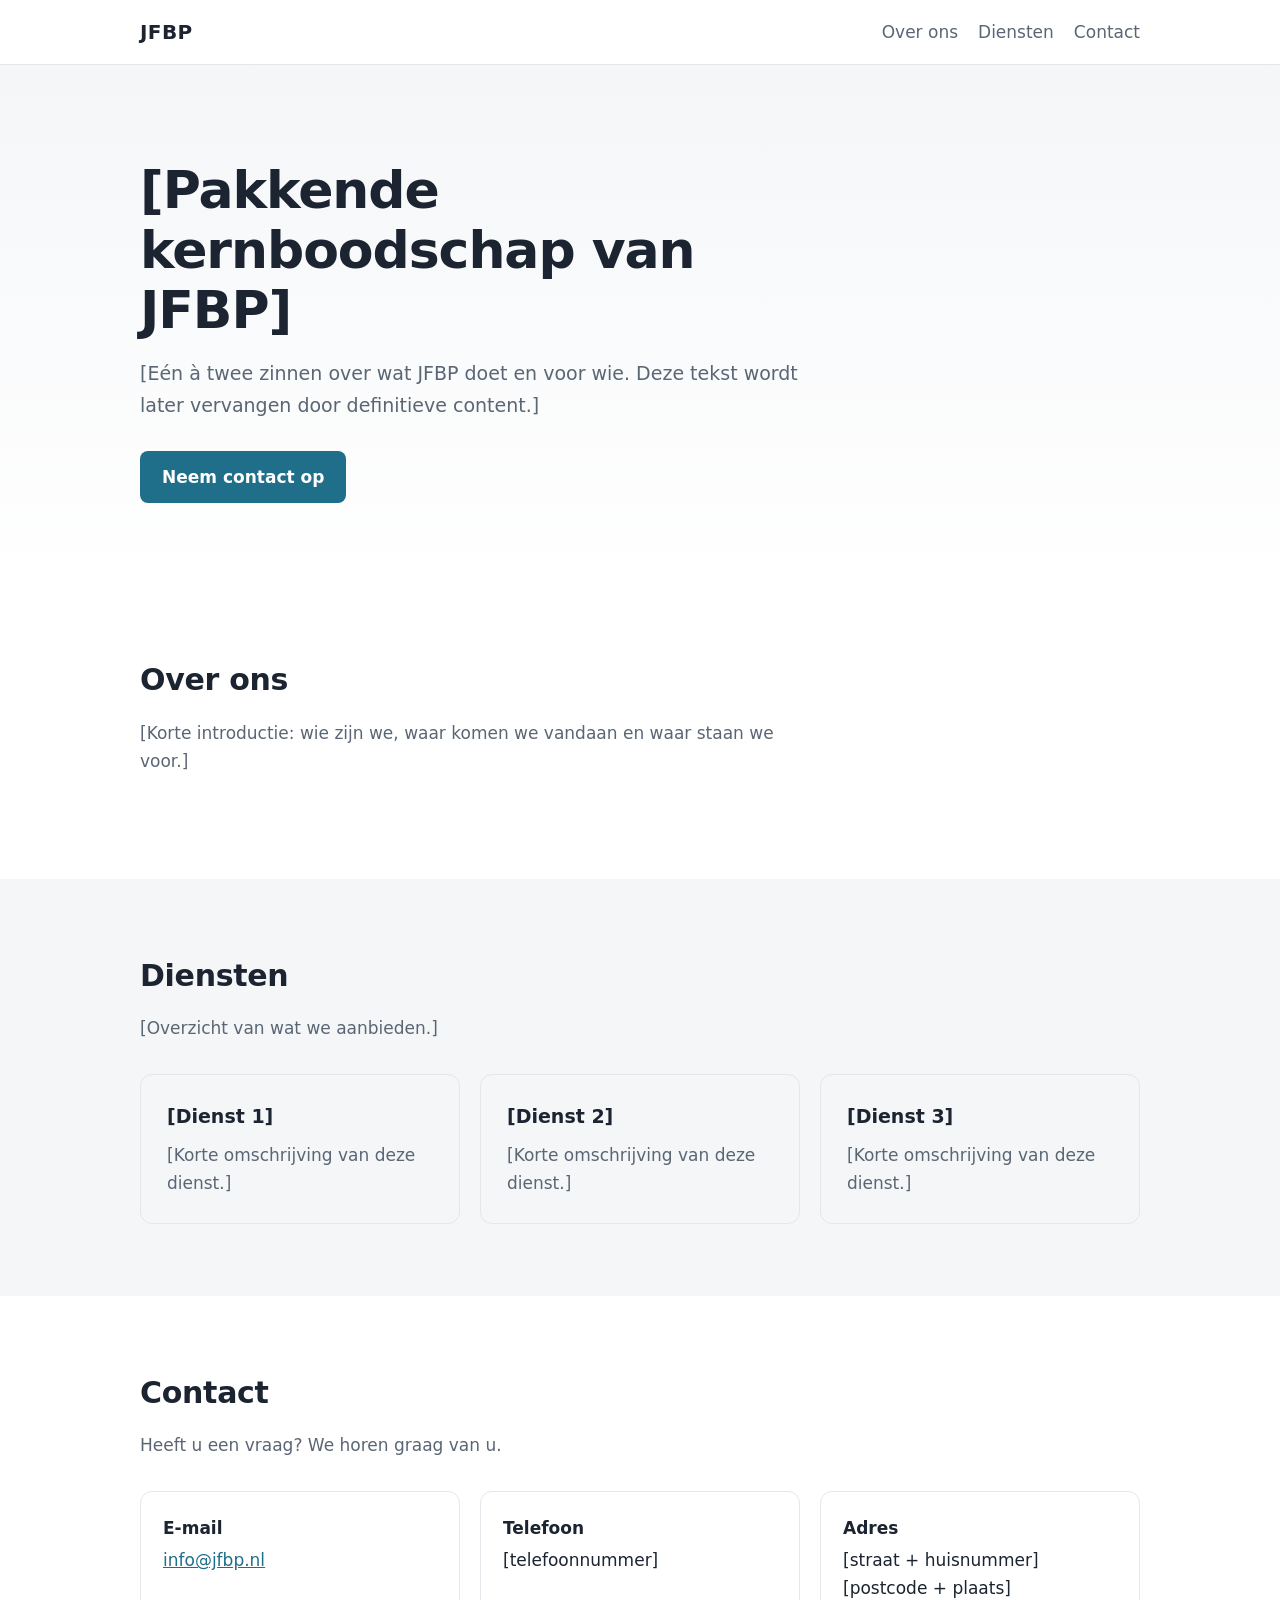
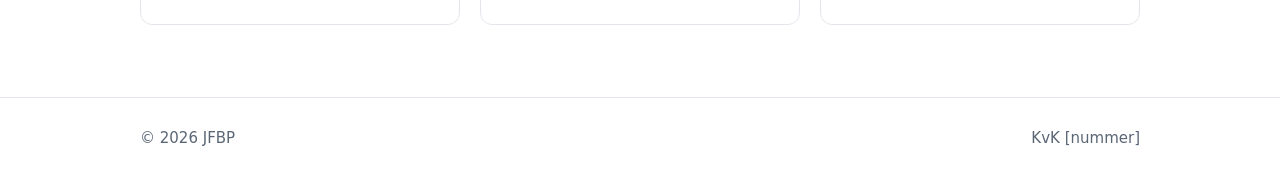
<file: index.html>
<!DOCTYPE html>
<html lang="nl">
<head>
<meta charset="UTF-8">
<meta name="viewport" content="width=device-width, initial-scale=1.0">
<title>JFBP</title>
<meta name="description" content="JFBP – [korte omschrijving van het bedrijf]">
<link rel="stylesheet" href="/assets/style.css">
<link rel="icon" href="/assets/favicon.svg" type="image/svg+xml">
</head>
<body>
<header>
  <div class="wrap">
    <a class="logo" href="/">JFBP</a>
    <nav><a href="#over">Over ons</a><a href="#diensten">Diensten</a><a href="#contact">Contact</a></nav>
  </div>
</header>

<main>
  <div class="hero">
    <div class="wrap">
      <h1>[Pakkende kernboodschap van JFBP]</h1>
      <p>[Eén à twee zinnen over wat JFBP doet en voor wie. Deze tekst wordt later vervangen door definitieve content.]</p>
      <a class="knop" href="#contact">Neem contact op</a>
    </div>
  </div>

  <section id="over">
    <div class="wrap">
      <h2>Over ons</h2>
      <p class="lead">[Korte introductie: wie zijn we, waar komen we vandaan en waar staan we voor.]</p>
    </div>
  </section>

  <section id="diensten" class="alt">
    <div class="wrap">
      <h2>Diensten</h2>
      <p class="lead">[Overzicht van wat we aanbieden.]</p>
      <div class="grid">
        <div class="kaart"><h3>[Dienst 1]</h3><p>[Korte omschrijving van deze dienst.]</p></div>
        <div class="kaart"><h3>[Dienst 2]</h3><p>[Korte omschrijving van deze dienst.]</p></div>
        <div class="kaart"><h3>[Dienst 3]</h3><p>[Korte omschrijving van deze dienst.]</p></div>
      </div>
    </div>
  </section>

  <section id="contact">
    <div class="wrap">
      <h2>Contact</h2>
      <p class="lead">Heeft u een vraag? We horen graag van u.</p>
      <div class="contact">
        <div><strong>E-mail</strong><a href="mailto:info@jfbp.nl">info@jfbp.nl</a></div>
        <div><strong>Telefoon</strong>[telefoonnummer]</div>
        <div><strong>Adres</strong>[straat + huisnummer]<br>[postcode + plaats]</div>
      </div>
    </div>
  </section>
</main>

<footer>
  <div class="wrap">
    <span>&copy; <span id="jaar">2026</span> JFBP</span>
    <span>KvK [nummer]</span>
  </div>
</footer>
<script>document.getElementById('jaar').textContent=new Date().getFullYear();</script>
</body>
</html>
</file>
<file: assets/style.css>
:root{--bg:#ffffff;--zacht:#f4f6f8;--tekst:#1b2430;--grijs:#5b6675;--accent:#1f6f8b;--rand:#e3e7ec}
@media (prefers-color-scheme:dark){:root{--bg:#0f141b;--zacht:#161d26;--tekst:#e6ebf1;--grijs:#9aa6b4;--accent:#5fb3cf;--rand:#243040}}
*{box-sizing:border-box}
html{scroll-behavior:smooth}
body{margin:0;background:var(--bg);color:var(--tekst);font:17px/1.65 system-ui,-apple-system,"Segoe UI",Roboto,Arial,sans-serif}
a{color:var(--accent)}
.wrap{max-width:1040px;margin:0 auto;padding:0 20px}
header{position:sticky;top:0;background:color-mix(in srgb,var(--bg) 92%,transparent);backdrop-filter:blur(8px);border-bottom:1px solid var(--rand);z-index:10}
header .wrap{display:flex;align-items:center;justify-content:space-between;height:64px;gap:16px}
.logo{font-weight:800;font-size:20px;letter-spacing:.02em;text-decoration:none;color:var(--tekst)}
nav a{margin-left:20px;text-decoration:none;color:var(--grijs);font-weight:500}
nav a:hover{color:var(--accent)}
.hero{padding:96px 0 80px;background:linear-gradient(180deg,var(--zacht),var(--bg))}
.hero h1{font-size:clamp(32px,6vw,52px);line-height:1.15;margin:0 0 18px;letter-spacing:-.02em;max-width:18ch}
.hero p{font-size:19px;color:var(--grijs);max-width:56ch;margin:0 0 30px}
.knop{display:inline-block;background:var(--accent);color:#fff;padding:12px 22px;border-radius:8px;text-decoration:none;font-weight:600}
.knop:hover{filter:brightness(1.08)}
section{padding:72px 0}
section h2{font-size:30px;margin:0 0 14px;letter-spacing:-.01em}
.lead{color:var(--grijs);max-width:62ch;margin:0 0 32px}
.grid{display:grid;grid-template-columns:repeat(auto-fit,minmax(240px,1fr));gap:20px}
.kaart{background:var(--zacht);border:1px solid var(--rand);border-radius:12px;padding:26px}
.kaart h3{margin:0 0 8px;font-size:19px}
.kaart p{margin:0;color:var(--grijs)}
.alt{background:var(--zacht)}
.contact{display:grid;grid-template-columns:repeat(auto-fit,minmax(220px,1fr));gap:20px}
.contact div{background:var(--bg);border:1px solid var(--rand);border-radius:12px;padding:22px}
.contact strong{display:block;margin-bottom:4px}
footer{border-top:1px solid var(--rand);padding:28px 0;color:var(--grijs);font-size:15px}
footer .wrap{display:flex;justify-content:space-between;flex-wrap:wrap;gap:10px}
@media (max-width:600px){nav a{margin-left:12px;font-size:15px}.hero{padding:64px 0 56px}section{padding:56px 0}}
</file>
